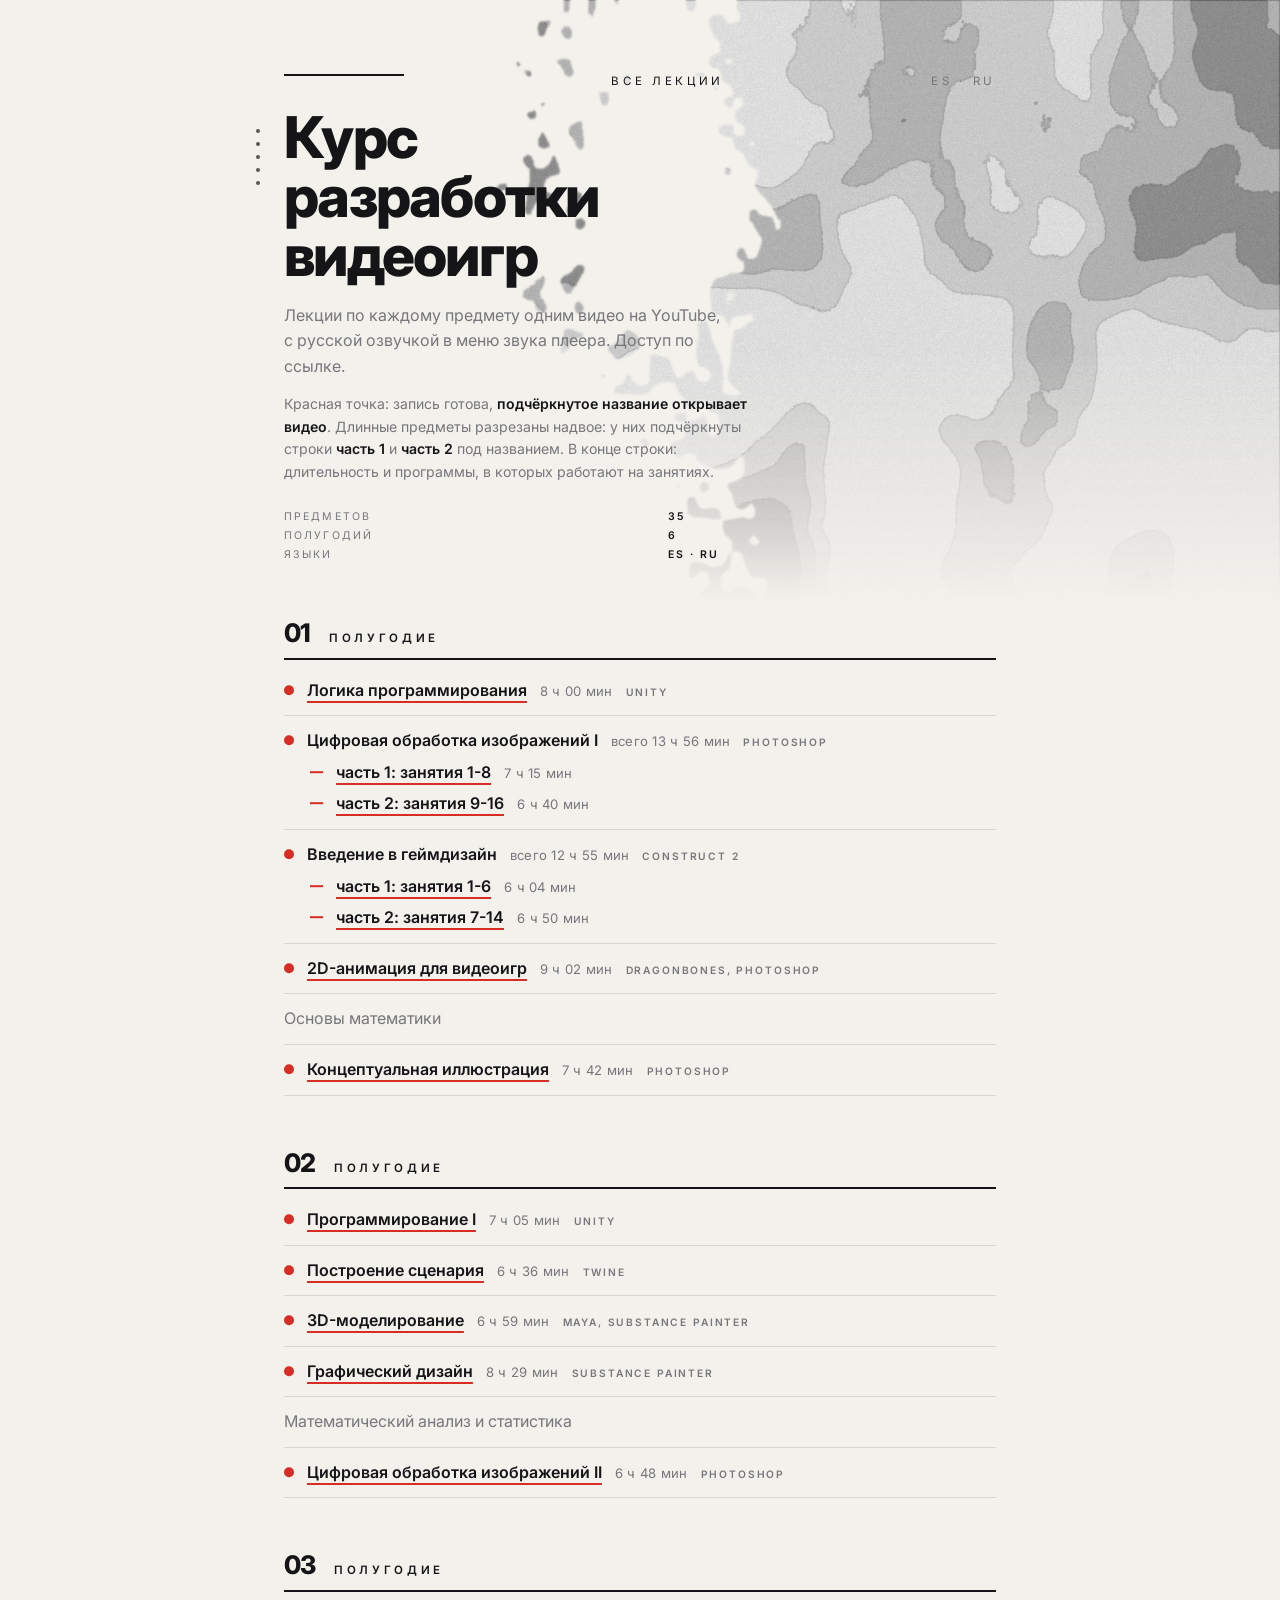
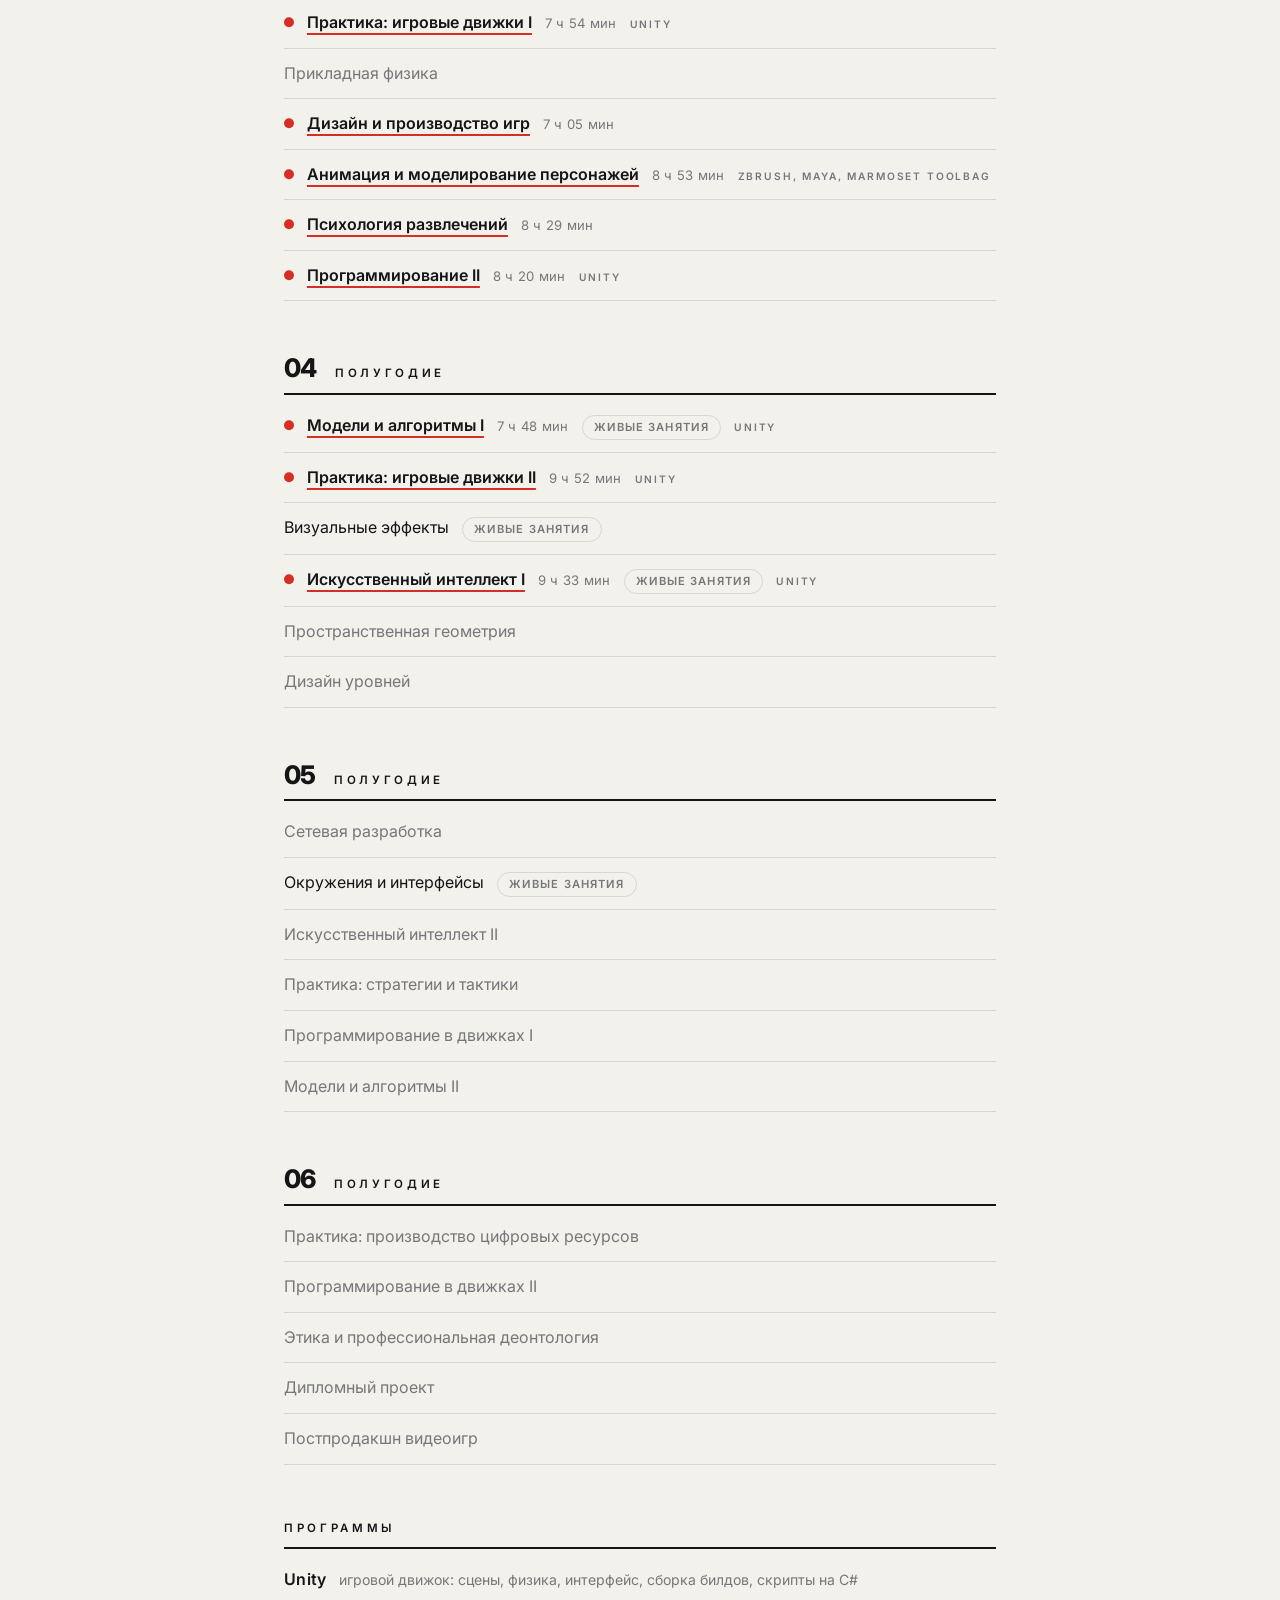
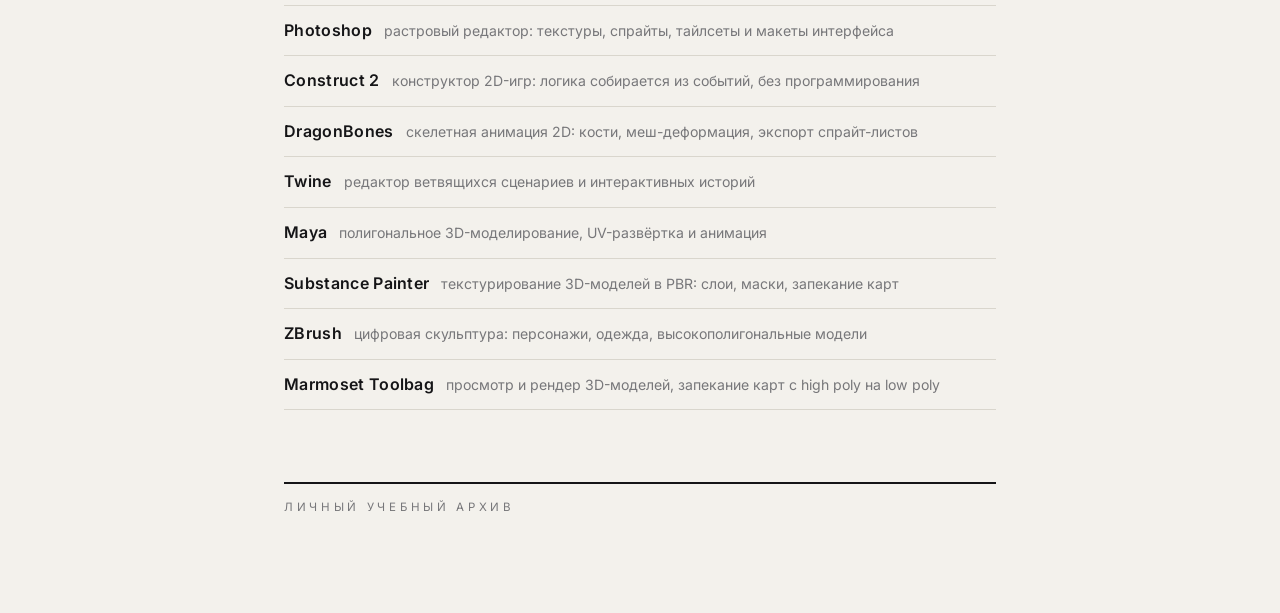
<file: docs/index.html>
<!doctype html><html lang="ru"><head><meta charset="utf-8"><meta name="viewport" content="width=device-width,initial-scale=1">
<title>Курс разработки видеоигр</title><meta name="robots" content="noindex"><meta name="description" content="Записи курса разработки видеоигр: 18 предметов, 155 часов лекций, русская озвучка в меню звука плеера.">
<meta property="og:type" content="website"><meta property="og:title" content="Курс разработки видеоигр">
<meta property="og:description" content="Записи курса разработки видеоигр: 18 предметов, 155 часов лекций, русская озвучка в меню звука плеера."><meta property="og:url" content="https://artrmiys.github.io/my_video_games_courses/">
<meta property="og:image" content="https://artrmiys.github.io/my_video_games_courses/art/preview.png?v=a646259e"><meta property="og:image:width" content="1200"><meta property="og:image:height" content="630">
<meta property="og:locale" content="ru_RU"><meta name="twitter:card" content="summary_large_image">
<link rel="preconnect" href="https://fonts.googleapis.com"><link rel="preconnect" href="https://fonts.gstatic.com" crossorigin>
<link href="https://fonts.googleapis.com/css2?family=Inter:wght@400;600;800&display=swap" rel="stylesheet">
<style>
:root{--bg:#f3f1ec;--fg:#151517;--muted:#77777a;--line:#d9d6cd;--accent:#d62e24;--wash:rgba(120,120,122,.28)}
*{box-sizing:border-box}html{-webkit-text-size-adjust:100%}
body{margin:0;background:var(--bg);color:var(--fg);font:16px/1.6 Inter,ui-sans-serif,system-ui,-apple-system,"Segoe UI",Roboto,sans-serif;overflow-x:hidden}
.art{position:absolute;inset:0;height:720px;pointer-events:none;overflow:hidden;z-index:0}
.art img{position:absolute;right:0;top:0;width:min(62vw,1000px);height:auto;display:block}
.dots{position:absolute;left:-28px;top:.35em;display:flex;flex-direction:column;gap:9px}.dots i{width:4px;height:4px;border-radius:50%;background:var(--fg);opacity:.7}
.meta{display:grid;grid-template-columns:auto auto;gap:2px 18px;font-size:.66rem;letter-spacing:.2em;text-transform:uppercase;color:var(--muted);margin:0 0 56px}
.meta b{font-weight:600;color:var(--fg)}
@media(max-width:820px){.art{height:360px}.art img{width:78vw;right:-10vw}.dots{display:none}}
main{position:relative;z-index:1;max-width:760px;margin:0 auto;padding:72px 24px 96px}
.kicker{display:flex;justify-content:space-between;align-items:center;gap:16px;font-size:.72rem;letter-spacing:.32em;text-transform:uppercase;color:var(--fg);margin:0 0 18px}
.kicker::before{content:"";display:block;width:120px;height:2px;background:var(--fg);margin-bottom:12px}
.kicker span:last-child{color:var(--muted)}
h1{position:relative;font-size:clamp(2.2rem,6vw,3.6rem);line-height:1.02;letter-spacing:-.03em;font-weight:800;margin:0 0 18px;max-width:11ch}
.note{color:var(--muted);margin:0 0 14px;max-width:44ch}
.hint{font-size:.88rem;max-width:52ch;margin-bottom:26px}
.hint b{font-weight:600;color:var(--fg)}
section{margin:0 0 54px}
h2{display:flex;align-items:baseline;gap:18px;font-size:.72rem;letter-spacing:.32em;text-transform:uppercase;font-weight:600;color:var(--fg);margin:0 0 6px;padding-bottom:10px;border-bottom:2px solid var(--fg)}
h2 .n{font-size:1.6rem;letter-spacing:-.02em;font-weight:800;line-height:1}
h2.plain{display:block}
ul{list-style:none;margin:0;padding:0}
li{display:flex;flex-wrap:wrap;gap:7px 13px;align-items:baseline;padding:12px 0;border-bottom:1px solid var(--line);color:var(--muted)}
li.on{color:var(--fg)}
li.v{font-weight:600}
li.v::before{content:"";width:.62em;height:.62em;border-radius:50%;background:var(--accent);flex:none;transform:translateY(-.05em)}
a{color:inherit}
a.name{text-decoration:underline;text-decoration-color:var(--accent);text-decoration-thickness:1.5px;text-underline-offset:5px}
a.name:hover{color:var(--accent)}
.live{display:inline-flex;flex-wrap:wrap;gap:7px}
.live a{display:inline-block;padding:3px 11px;border-radius:999px;font-size:.7rem;font-weight:600;letter-spacing:.1em;text-transform:uppercase;text-decoration:none;white-space:nowrap;line-height:1.5;border:1px solid var(--line);color:var(--muted)}
.live a:hover{border-color:var(--fg);color:var(--fg)}
li.nb{border-bottom:none;padding-bottom:3px}
li.part{padding-top:3px;padding-left:26px;color:var(--fg);font-weight:600}
li.part::before{content:"";width:13px;height:2px;background:var(--accent);flex:none;transform:translateY(-.3em)}
.dur{font-size:.82rem;font-weight:400;color:var(--muted);letter-spacing:.02em}
.apps{font-size:.64rem;font-weight:600;letter-spacing:.18em;text-transform:uppercase;color:var(--muted)}
.tools li{gap:3px 12px;font-weight:400;color:var(--fg)}
.tools b{font-weight:600;letter-spacing:.02em}
.tools span{font-size:.88rem;color:var(--muted)}
footer{margin-top:72px;padding-top:14px;border-top:2px solid var(--fg);font-size:.72rem;letter-spacing:.32em;text-transform:uppercase;color:var(--muted)}
</style></head><body>
<div class="art" aria-hidden="true"><img src="art/terrain.png" alt=""></div>
<main>
<p class="kicker"><span>Все лекции</span><span>ES · RU</span></p>
<h1><span class="dots"><i></i><i></i><i></i><i></i><i></i></span>Курс разработки видеоигр</h1>
<p class="note">Лекции по каждому предмету одним видео на YouTube, с русской озвучкой в меню звука плеера. Доступ по ссылке.</p>
<p class="note hint">Красная точка: запись готова, <b>подчёркнутое название открывает видео</b>. Длинные предметы разрезаны надвое: у них подчёркнуты строки <b>часть 1</b> и <b>часть 2</b> под названием. В конце строки: длительность и программы, в которых работают на занятиях.</p>
<p class="meta"><span>Предметов</span><b>35</b><span>Полугодий</span><b>6</b><span>Языки</span><b>ES · RU</b></p>
<section><h2><span class="n">01</span> полугодие</h2><ul><li class="on v"><a class="name" href="https://youtu.be/fgR0ETXkiZg">Логика программирования</a> <span class="dur">8 ч 00 мин</span> <span class="apps">Unity</span></li><li class="on v nb"><span class="name">Цифровая обработка изображений I</span> <span class="dur">всего 13 ч 56 мин</span> <span class="apps">Photoshop</span></li><li class="on part nb"><a class="name" href="https://youtu.be/VY8KmWpswE0">часть 1: занятия 1-8</a> <span class="dur">7 ч 15 мин</span></li><li class="on part"><a class="name" href="https://youtu.be/qHTGFHq-7co">часть 2: занятия 9-16</a> <span class="dur">6 ч 40 мин</span></li><li class="on v nb"><span class="name">Введение в геймдизайн</span> <span class="dur">всего 12 ч 55 мин</span> <span class="apps">Construct 2</span></li><li class="on part nb"><a class="name" href="https://youtu.be/Vll0YyFCJ08">часть 1: занятия 1-6</a> <span class="dur">6 ч 04 мин</span></li><li class="on part"><a class="name" href="https://youtu.be/tZo6H21ErHQ">часть 2: занятия 7-14</a> <span class="dur">6 ч 50 мин</span></li><li class="on v"><a class="name" href="https://youtu.be/ZawezDs6-0E">2D-анимация для видеоигр</a> <span class="dur">9 ч 02 мин</span> <span class="apps">DragonBones, Photoshop</span></li><li class=""><span class="name">Основы математики</span></li><li class="on v"><a class="name" href="https://youtu.be/xgeHxiVB_qM">Концептуальная иллюстрация</a> <span class="dur">7 ч 42 мин</span> <span class="apps">Photoshop</span></li></ul></section><section><h2><span class="n">02</span> полугодие</h2><ul><li class="on v"><a class="name" href="https://youtu.be/xFIhP1hA8_s">Программирование I</a> <span class="dur">7 ч 05 мин</span> <span class="apps">Unity</span></li><li class="on v"><a class="name" href="https://youtu.be/bWWPy4q-zBk">Построение сценария</a> <span class="dur">6 ч 36 мин</span> <span class="apps">Twine</span></li><li class="on v"><a class="name" href="https://youtu.be/gLYpKsOlZko">3D-моделирование</a> <span class="dur">6 ч 59 мин</span> <span class="apps">Maya, Substance Painter</span></li><li class="on v"><a class="name" href="https://youtu.be/Uf-9NiUtM1w">Графический дизайн</a> <span class="dur">8 ч 29 мин</span> <span class="apps">Substance Painter</span></li><li class=""><span class="name">Математический анализ и статистика</span></li><li class="on v"><a class="name" href="https://youtu.be/GUMIyGXY1eU">Цифровая обработка изображений II</a> <span class="dur">6 ч 48 мин</span> <span class="apps">Photoshop</span></li></ul></section><section><h2><span class="n">03</span> полугодие</h2><ul><li class="on v"><a class="name" href="https://youtu.be/yGnTajMfoE8">Практика: игровые движки I</a> <span class="dur">7 ч 54 мин</span> <span class="apps">Unity</span></li><li class=""><span class="name">Прикладная физика</span></li><li class="on v"><a class="name" href="https://youtu.be/cGN4IAcxbZc">Дизайн и производство игр</a> <span class="dur">7 ч 05 мин</span></li><li class="on v"><a class="name" href="https://youtu.be/CrqQW2eK4fU">Анимация и моделирование персонажей</a> <span class="dur">8 ч 53 мин</span> <span class="apps">ZBrush, Maya, Marmoset Toolbag</span></li><li class="on v"><a class="name" href="https://youtu.be/Lp7jlCAtt8E">Психология развлечений</a> <span class="dur">8 ч 29 мин</span></li><li class="on v"><a class="name" href="https://youtu.be/muHuGG7HPXE">Программирование II</a> <span class="dur">8 ч 20 мин</span> <span class="apps">Unity</span></li></ul></section><section><h2><span class="n">04</span> полугодие</h2><ul><li class="on v"><a class="name" href="https://youtu.be/gimzp3_j238">Модели и алгоритмы I</a> <span class="dur">7 ч 48 мин</span> <span class="live"><a href="https://www.youtube.com/playlist?list=PLfUCyj72xzGc">живые занятия</a></span> <span class="apps">Unity</span></li><li class="on v"><a class="name" href="https://youtu.be/Q3xRrNuXQbc">Практика: игровые движки II</a> <span class="dur">9 ч 52 мин</span> <span class="apps">Unity</span></li><li class="on"><span class="name">Визуальные эффекты</span> <span class="live"><a href="https://www.youtube.com/playlist?list=PLfB6wzOuLDGY">живые занятия</a></span></li><li class="on v"><a class="name" href="https://youtu.be/gIorjqu5X2s">Искусственный интеллект I</a> <span class="dur">9 ч 33 мин</span> <span class="live"><a href="https://www.youtube.com/playlist?list=PLcG_PrKlxukc">живые занятия</a></span> <span class="apps">Unity</span></li><li class=""><span class="name">Пространственная геометрия</span></li><li class=""><span class="name">Дизайн уровней</span></li></ul></section><section><h2><span class="n">05</span> полугодие</h2><ul><li class=""><span class="name">Сетевая разработка</span></li><li class="on"><span class="name">Окружения и интерфейсы</span> <span class="live"><a href="https://www.youtube.com/playlist?list=PLcuEOKYtmsBU">живые занятия</a></span></li><li class=""><span class="name">Искусственный интеллект II</span></li><li class=""><span class="name">Практика: стратегии и тактики</span></li><li class=""><span class="name">Программирование в движках I</span></li><li class=""><span class="name">Модели и алгоритмы II</span></li></ul></section><section><h2><span class="n">06</span> полугодие</h2><ul><li class=""><span class="name">Практика: производство цифровых ресурсов</span></li><li class=""><span class="name">Программирование в движках II</span></li><li class=""><span class="name">Этика и профессиональная деонтология</span></li><li class=""><span class="name">Дипломный проект</span></li><li class=""><span class="name">Постпродакшн видеоигр</span></li></ul></section><section class="tools"><h2 class="plain">Программы</h2><ul><li><b>Unity</b> <span>игровой движок: сцены, физика, интерфейс, сборка билдов, скрипты на C#</span></li><li><b>Photoshop</b> <span>растровый редактор: текстуры, спрайты, тайлсеты и макеты интерфейса</span></li><li><b>Construct 2</b> <span>конструктор 2D-игр: логика собирается из событий, без программирования</span></li><li><b>DragonBones</b> <span>скелетная анимация 2D: кости, меш-деформация, экспорт спрайт-листов</span></li><li><b>Twine</b> <span>редактор ветвящихся сценариев и интерактивных историй</span></li><li><b>Maya</b> <span>полигональное 3D-моделирование, UV-развёртка и анимация</span></li><li><b>Substance Painter</b> <span>текстурирование 3D-моделей в PBR: слои, маски, запекание карт</span></li><li><b>ZBrush</b> <span>цифровая скульптура: персонажи, одежда, высокополигональные модели</span></li><li><b>Marmoset Toolbag</b> <span>просмотр и рендер 3D-моделей, запекание карт с high poly на low poly</span></li></ul></section>
<footer>Личный учебный архив</footer>
</main></body></html>
</file>
